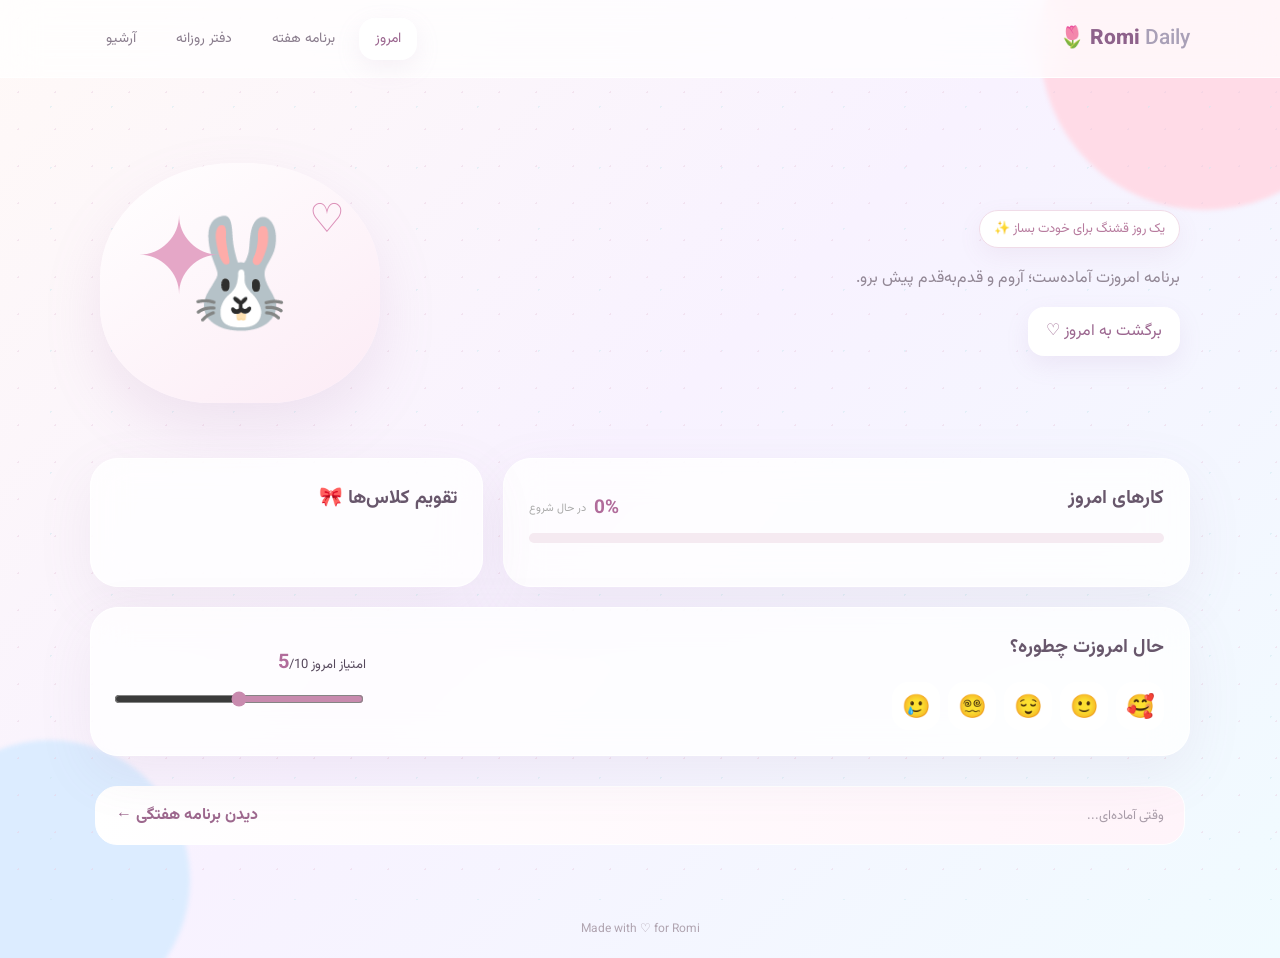
<file: index.html>
<!doctype html><html lang="fa" dir="rtl"><head><meta charset="utf-8"><meta name="viewport" content="width=device-width,initial-scale=1"><title>Romi Day 🌷</title><link rel="stylesheet" href="style.css"></head><body data-page="home"><div class="sparkles"></div><header><a class="logo" href="index.html">Romi <span>Daily</span> 🌷</a><nav><a class="active" href="index.html">امروز</a><a href="week.html">برنامه هفته</a><a href="journal.html">دفتر روزانه</a><a href="history.html">آرشیو</a></nav></header><main><section class="hero"><div><span class="eyebrow">یک روز قشنگ برای خودت بساز ✨</span><h1 data-full-date></h1><p>برنامه امروزت آماده‌ست؛ آروم و قدم‌به‌قدم پیش برو.</p><button id="todayBtn" class="soft-btn">برگشت به امروز ♡</button></div><div class="bunny">🐰<i class="heart">♡</i></div></section><section class="dashboard"><div class="panel"><div class="panel-title"><h2>کارهای امروز</h2><div class="progress-pill"><b id="progress">0%</b><span id="progressText">در حال شروع</span></div></div><div class="progress"><span id="bar"></span></div><div id="taskList" class="tasks"></div></div><aside class="panel classes"><h2>تقویم کلاس‌ها 🎀</h2><div id="classes"></div></aside></section><section class="panel mood"><div><h2>حال امروزت چطوره؟</h2><div class="moods"><button data-mood="🥰">🥰</button><button data-mood="🙂">🙂</button><button data-mood="😌">😌</button><button data-mood="😵‍💫">😵‍💫</button><button data-mood="🥲">🥲</button></div></div><div class="score"><label>امتیاز امروز <b id="scoreVal">5</b>/10</label><input id="score" type="range" min="0" max="10" value="5"></div></section><div class="next"><span>وقتی آماده‌ای...</span><a href="week.html">دیدن برنامه هفتگی <b>←</b></a></div></main><footer>Made with ♡ for Romi</footer><script src="script.js"></script></body></html>
</file>
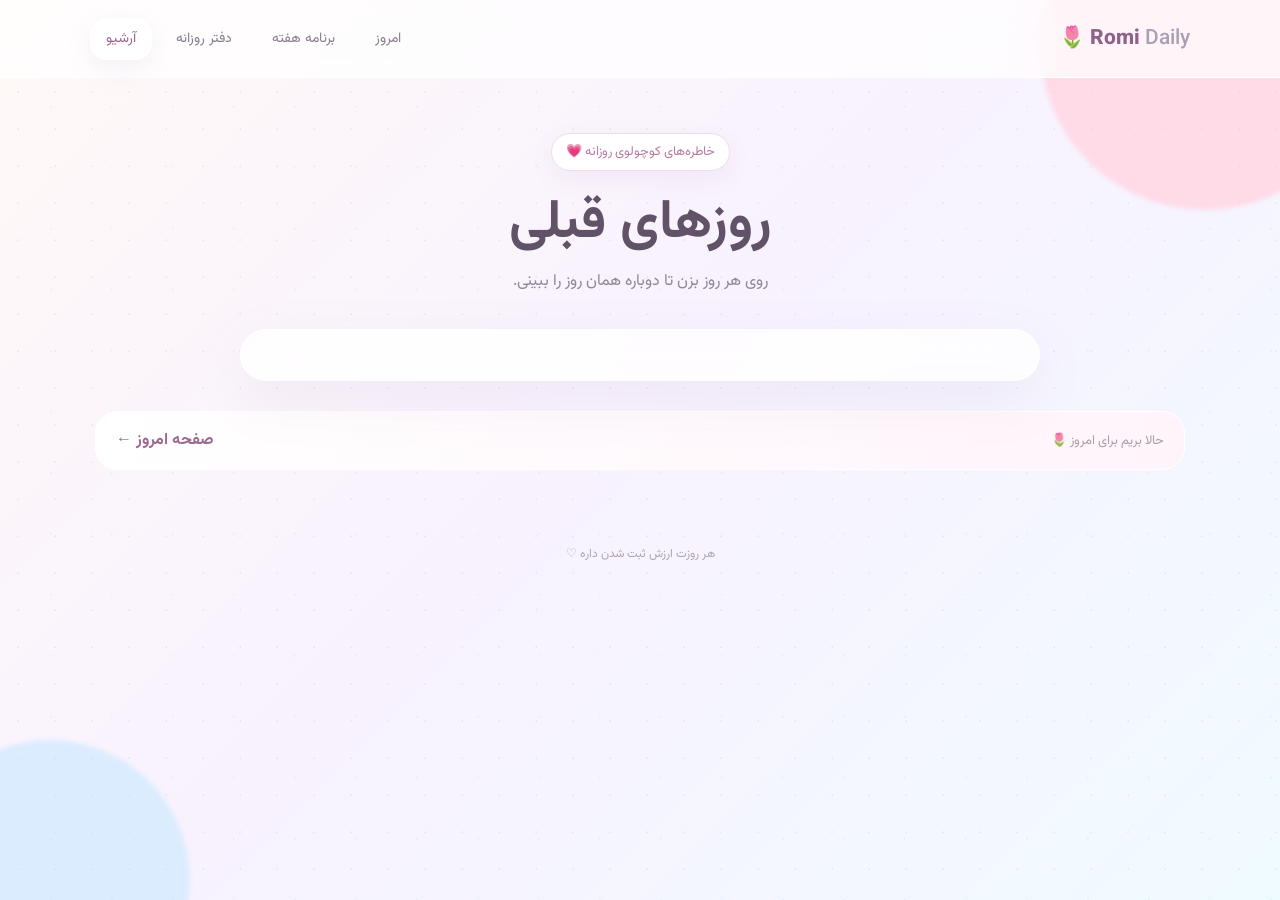
<file: history.html>
<!doctype html><html lang="fa" dir="rtl"><head><meta charset="utf-8"><meta name="viewport" content="width=device-width,initial-scale=1"><title>آرشیو روزهای Romi</title><link rel="stylesheet" href="style.css"></head><body data-page="history"><div class="sparkles"></div><header><a class="logo" href="index.html">Romi <span>Daily</span> 🌷</a><nav><a href="index.html">امروز</a><a href="week.html">برنامه هفته</a><a href="journal.html">دفتر روزانه</a><a class="active" href="history.html">آرشیو</a></nav></header><main><section class="page-head"><span class="eyebrow">خاطره‌های کوچولوی روزانه 💗</span><h1>روزهای قبلی</h1><p>روی هر روز بزن تا دوباره همان روز را ببینی.</p></section><section class="panel history"><div id="history"></div></section><div class="next"><span>حالا بریم برای امروز 🌷</span><a href="index.html">صفحه امروز <b>←</b></a></div></main><footer>هر روزت ارزش ثبت شدن داره ♡</footer><script src="script.js"></script></body></html>
</file>
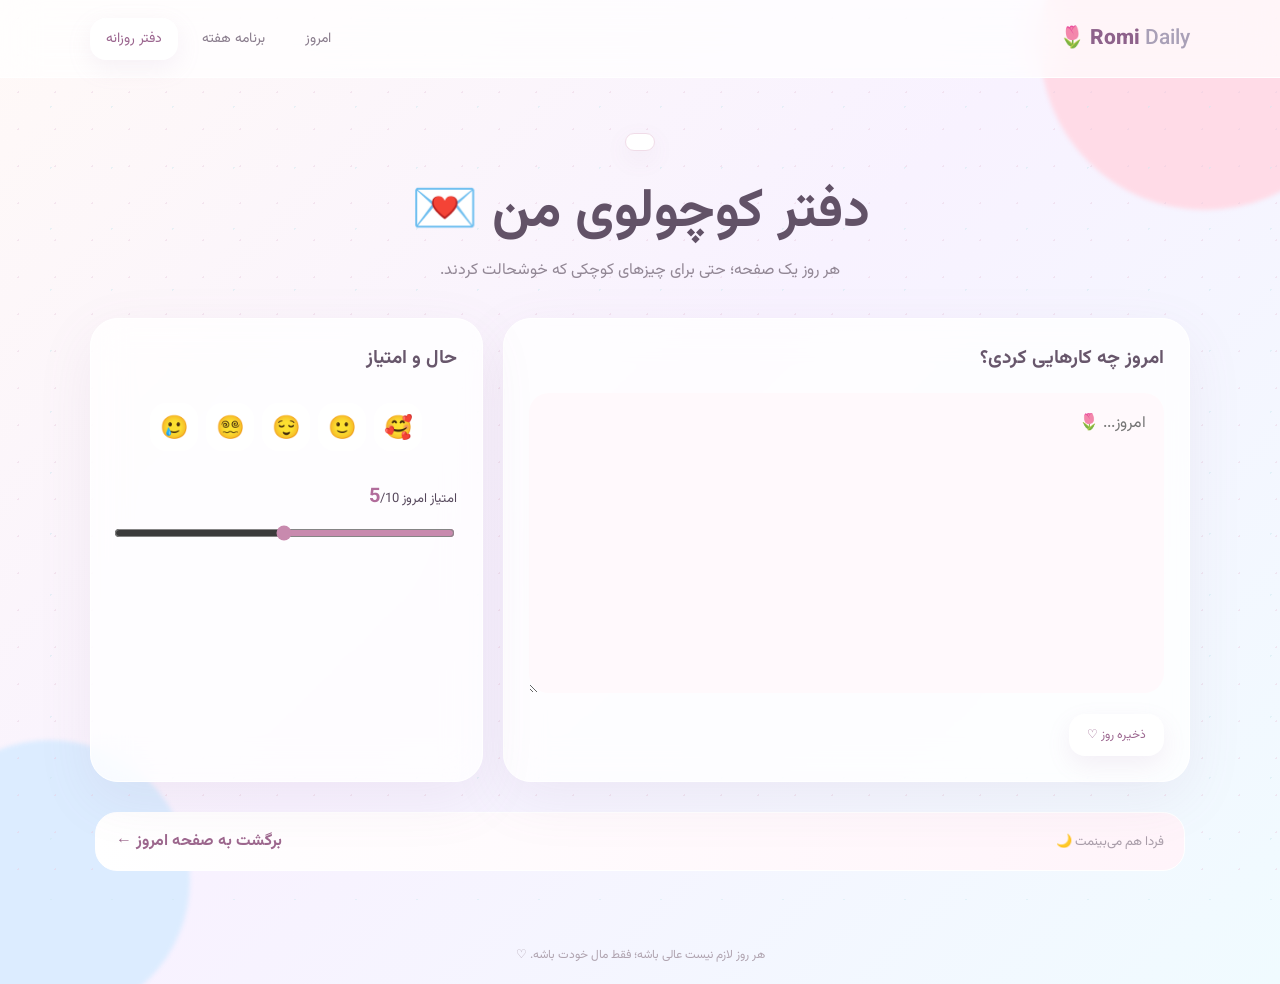
<file: journal.html>
<!doctype html><html lang="fa" dir="rtl"><head><meta charset="utf-8"><meta name="viewport" content="width=device-width,initial-scale=1"><title>دفتر روزانه Romi</title><link rel="stylesheet" href="style.css"></head><body data-page="journal"><div class="sparkles"></div><header><a class="logo" href="index.html">Romi <span>Daily</span> 🌷</a><nav><a href="index.html">امروز</a><a href="week.html">برنامه هفته</a><a class="active" href="journal.html">دفتر روزانه</a></nav></header><main><section class="page-head"><span class="eyebrow" data-short-date></span><h1>دفتر کوچولوی من 💌</h1><p>هر روز یک صفحه؛ حتی برای چیزهای کوچکی که خوشحالت کردند.</p></section><section class="journal-layout"><div class="panel note"><h2>امروز چه کارهایی کردی؟</h2><textarea id="note" placeholder="امروز... 🌷"></textarea><div class="save-row"><button id="saveNote" class="soft-btn">ذخیره روز ♡</button><span id="saved"></span></div></div><div class="panel"><h2>حال و امتیاز</h2><div class="moods big"><button data-mood="🥰">🥰</button><button data-mood="🙂">🙂</button><button data-mood="😌">😌</button><button data-mood="😵‍💫">😵‍💫</button><button data-mood="🥲">🥲</button></div><div class="score"><label>امتیاز امروز <b id="scoreVal">5</b>/10</label><input id="score" type="range" min="0" max="10" value="5"></div></div></section><div class="next"><span>فردا هم می‌بینمت 🌙</span><a href="index.html">برگشت به صفحه امروز <b>←</b></a></div></main><footer>هر روز لازم نیست عالی باشه؛ فقط مال خودت باشه. ♡</footer><script src="script.js"></script></body></html>
</file>
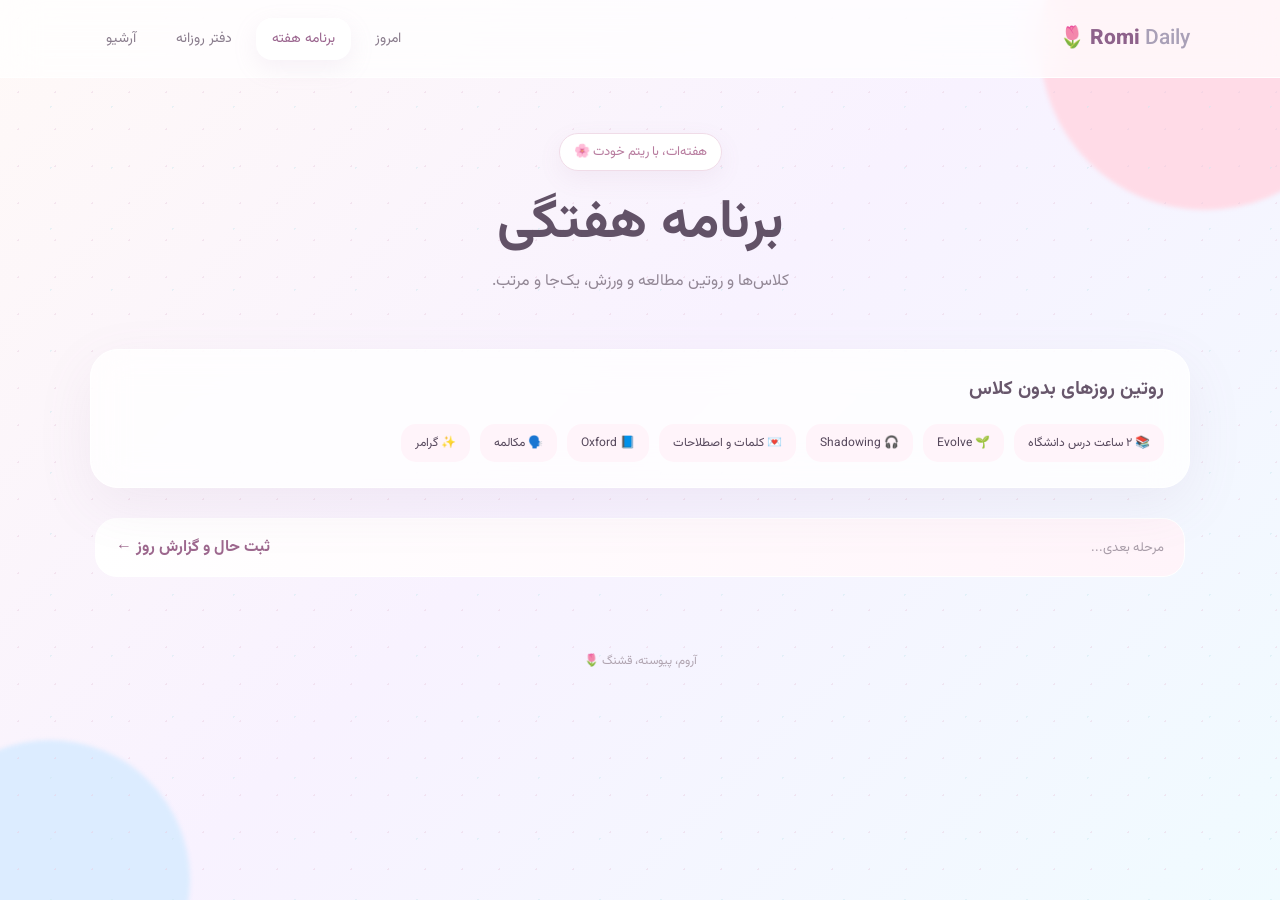
<file: week.html>
<!doctype html><html lang="fa" dir="rtl"><head><meta charset="utf-8"><meta name="viewport" content="width=device-width,initial-scale=1"><title>برنامه هفتگی Romi</title><link rel="stylesheet" href="style.css"></head><body data-page="week"><div class="sparkles"></div><header><a class="logo" href="index.html">Romi <span>Daily</span> 🌷</a><nav><a href="index.html">امروز</a><a class="active" href="week.html">برنامه هفته</a><a href="journal.html">دفتر روزانه</a><a href="history.html">آرشیو</a></nav></header><main><section class="page-head"><span class="eyebrow">هفته‌ات، با ریتم خودت 🌸</span><h1>برنامه هفتگی</h1><p>کلاس‌ها و روتین مطالعه و ورزش، یک‌جا و مرتب.</p></section><div id="weekGrid" class="week-grid"></div><section class="routine panel"><h2>روتین روزهای بدون کلاس</h2><div class="chips"><span>📚 ۲ ساعت درس دانشگاه</span><span>🌱 Evolve</span><span>🎧 Shadowing</span><span>💌 کلمات و اصطلاحات</span><span>📘 Oxford</span><span>🗣️ مکالمه</span><span>✨ گرامر</span></div></section><div class="next"><span>مرحله بعدی...</span><a href="journal.html">ثبت حال و گزارش روز <b>←</b></a></div></main><footer>آروم، پیوسته، قشنگ 🌷</footer><script src="script.js"></script></body></html>
</file>
<file: style.css>
@import url('https://fonts.googleapis.com/css2?family=Vazirmatn:wght@400;500;600;700;800&display=swap');
*{box-sizing:border-box}body{margin:0;font-family:Vazirmatn,sans-serif;color:#56485c;background:linear-gradient(135deg,#fff9f7,#f8f2ff 48%,#f0fbff);min-height:100vh;overflow-x:hidden}body:before,body:after{content:"";position:fixed;border-radius:50%;filter:blur(2px);z-index:-2;animation:float 9s ease-in-out infinite}body:before{width:330px;height:330px;background:#ffdbe7;top:-120px;right:-90px}body:after{width:280px;height:280px;background:#dcecff;bottom:-120px;left:-90px;animation-delay:-3s}.sparkles{position:fixed;inset:0;pointer-events:none;z-index:-1;background-image:radial-gradient(#e8cfe0 1px,transparent 1px),radial-gradient(#cde9ef 1px,transparent 1px);background-size:37px 37px,61px 61px;background-position:0 0,20px 15px;opacity:.45;animation:drift 18s linear infinite}header{height:78px;padding:0 7%;display:flex;align-items:center;justify-content:space-between;background:#ffffffb8;backdrop-filter:blur(18px);position:sticky;top:0;z-index:10;border-bottom:1px solid #fff}.logo{font-weight:800;font-size:21px;color:#8e628b;text-decoration:none}.logo span{font-weight:500;color:#a9a0b7}nav{display:flex;gap:8px}nav a{color:#8a7d8d;text-decoration:none;padding:10px 16px;border-radius:16px;font-size:14px}nav a:hover,nav .active{background:#fff;box-shadow:0 8px 25px #b99ac622;color:#9b668f}main{width:min(1100px,90%);margin:auto;padding:55px 0 25px}.hero{display:grid;grid-template-columns:1fr 280px;align-items:center;gap:30px;padding:30px 10px 55px}.eyebrow{display:inline-block;background:#fff;border:1px solid #f0dce8;color:#b77b9e;border-radius:30px;padding:8px 14px;font-size:13px;box-shadow:0 8px 25px #9f719515}.hero h1,.page-head h1{font-size:clamp(28px,5vw,54px);line-height:1.3;margin:18px 0 10px;color:#625267}.hero p,.page-head p{font-size:16px;color:#928795;max-width:620px}.bunny{height:240px;border-radius:48% 48% 40% 40%;background:linear-gradient(145deg,#fff,#fcebf5);box-shadow:0 25px 55px #b58bb52b;display:grid;place-items:center;font-size:105px;position:relative;animation:bob 4s ease-in-out infinite}.bunny:after{content:"✦";position:absolute;top:22px;left:35px;color:#e5a7c7;animation:spin 5s linear infinite}.heart{position:absolute;font-style:normal;font-size:40px;right:35px;top:28px;color:#db8eb7;animation:heart 1.5s infinite}.soft-btn{border:0;background:#fff;padding:12px 18px;border-radius:16px;color:#9b668f;font:inherit;cursor:pointer;box-shadow:0 9px 25px #a879a91c}.dashboard{display:grid;grid-template-columns:1.4fr .8fr;gap:20px}.panel{background:#ffffffc9;border:1px solid #fff;box-shadow:0 18px 55px #92779a18;border-radius:28px;padding:25px;backdrop-filter:blur(18px)}.panel-title{display:flex;justify-content:space-between;align-items:center;gap:10px}.panel h2{font-size:19px;margin:0 0 20px;color:#68576c}.progress-pill{display:flex;align-items:center;gap:8px;font-size:11px;color:#aaa}.progress-pill b{font-size:19px;color:#b16c9b}.progress{height:10px;background:#f5eaf1;border-radius:20px;overflow:hidden;margin-bottom:18px}.progress span{display:block;width:var(--p,0%);height:100%;background:linear-gradient(90deg,#e7a8c9,#b9a6e6);border-radius:20px;transition:.5s}.tasks{display:grid;gap:10px}.task{display:flex;align-items:center;gap:11px;padding:13px 14px;border-radius:18px;background:#fff;cursor:pointer;transition:.25s;box-shadow:0 5px 18px #987c9910}.task:hover{transform:translateX(-4px)}.task input{display:none}.check{width:24px;height:24px;border:2px solid #ead9e4;border-radius:9px;color:transparent;display:grid;place-items:center;transition:.2s}.task.done{opacity:.62;text-decoration:line-through}.task.done .check{background:#dba7c6;border-color:#dba7c6;color:#fff}.task-icon{font-size:20px}.class-card{display:flex;gap:13px;align-items:center;background:#fff7fb;border-radius:20px;padding:14px;margin-bottom:10px}.class-time{color:#b16c9b;font-weight:800;min-width:68px}.class-time small{display:block;color:#b4a7b4;font-size:10px;margin-top:3px}.class-card b{display:block;font-size:14px}.class-card span{font-size:11px;color:#aaa}.empty{text-align:center;padding:25px;color:#b7aab7}.mood{margin-top:20px;display:flex;justify-content:space-between;gap:30px;align-items:center}.moods{display:flex;gap:8px}.moods button{border:0;background:#fff;width:48px;height:48px;border-radius:17px;font-size:23px;cursor:pointer;transition:.25s}.moods button:hover,.moods button.selected{transform:translateY(-6px) rotate(-4deg);box-shadow:0 10px 25px #a7779a25;background:#fff0f7}.score{min-width:250px}.score label{display:block;font-size:13px;margin-bottom:10px}.score b{color:#b16c9b;font-size:20px}input[type=range]{width:100%;accent-color:#c88aae}.next{margin:30px 5px;display:flex;align-items:center;justify-content:space-between;background:linear-gradient(100deg,#fff,#fff4fa);padding:16px 20px;border-radius:22px;border:1px solid #fff}.next span{color:#a99da9;font-size:13px}.next a{color:#9d688e;text-decoration:none;font-weight:700}.page-head{text-align:center;margin-bottom:35px}.page-head p{margin:8px auto}.week-grid{display:grid;grid-template-columns:repeat(4,1fr);gap:15px}.week-card{background:#ffffffc9;border:1px solid #fff;border-radius:25px;padding:19px;min-height:155px;box-shadow:0 15px 40px #987c9912;transition:.25s}.week-card:hover{transform:translateY(-7px)}.week-card h3{margin:0 0 12px;color:#8e628b}.week-card p{background:#fff8fb;border-radius:12px;padding:8px;font-size:11px;margin:7px 0;color:#918392}.week-card p b{color:#b16c9b}.routine{margin-top:20px}.chips{display:flex;flex-wrap:wrap;gap:10px}.chips span{padding:10px 14px;background:#fff4fa;border-radius:15px;font-size:12px}.journal-layout{display:grid;grid-template-columns:1.4fr .8fr;gap:20px}.note textarea{width:100%;min-height:300px;border:0;outline:0;background:#fff9fc;border-radius:20px;padding:18px;font:inherit;color:#66596a;resize:vertical}.save-row{display:flex;align-items:center;gap:12px;margin-top:12px;color:#9b668f;font-size:12px}.big{justify-content:center;margin:30px 0}.history-item{width:100%;display:grid;grid-template-columns:1fr auto auto;gap:10px;align-items:center;border:0;background:#fff;border-radius:16px;padding:14px;margin:7px 0;text-align:right;color:#6c5d70;cursor:pointer;font:inherit}.history-item b{color:#b16c9b}.history-item em{font-style:normal;color:#aaa;font-size:11px}footer{text-align:center;color:#b0a4b0;font-size:12px;padding:20px}.history-title{display:flex;justify-content:space-between}.history{max-width:800px;margin:auto}@keyframes float{50%{transform:translate(20px,20px) scale(1.05)}}@keyframes bob{50%{transform:translateY(-9px) rotate(1deg)}}@keyframes heart{50%{transform:scale(1.18)}}@keyframes spin{to{transform:rotate(360deg)}}@keyframes drift{to{background-position:70px 70px,-50px 85px}}@media(max-width:800px){header{padding:0 5%;height:auto;min-height:70px;gap:8px;flex-wrap:wrap;padding-block:10px}.hero,.dashboard,.journal-layout{grid-template-columns:1fr}.bunny{height:170px;font-size:75px}.week-grid{grid-template-columns:1fr 1fr}.mood{flex-direction:column;align-items:stretch}.score{min-width:0}}@media(max-width:500px){nav a{padding:8px 9px;font-size:11px}.hero{padding-top:20px}.week-grid{grid-template-columns:1fr}.panel{padding:19px}.moods button{width:43px;height:43px}}
</file>
